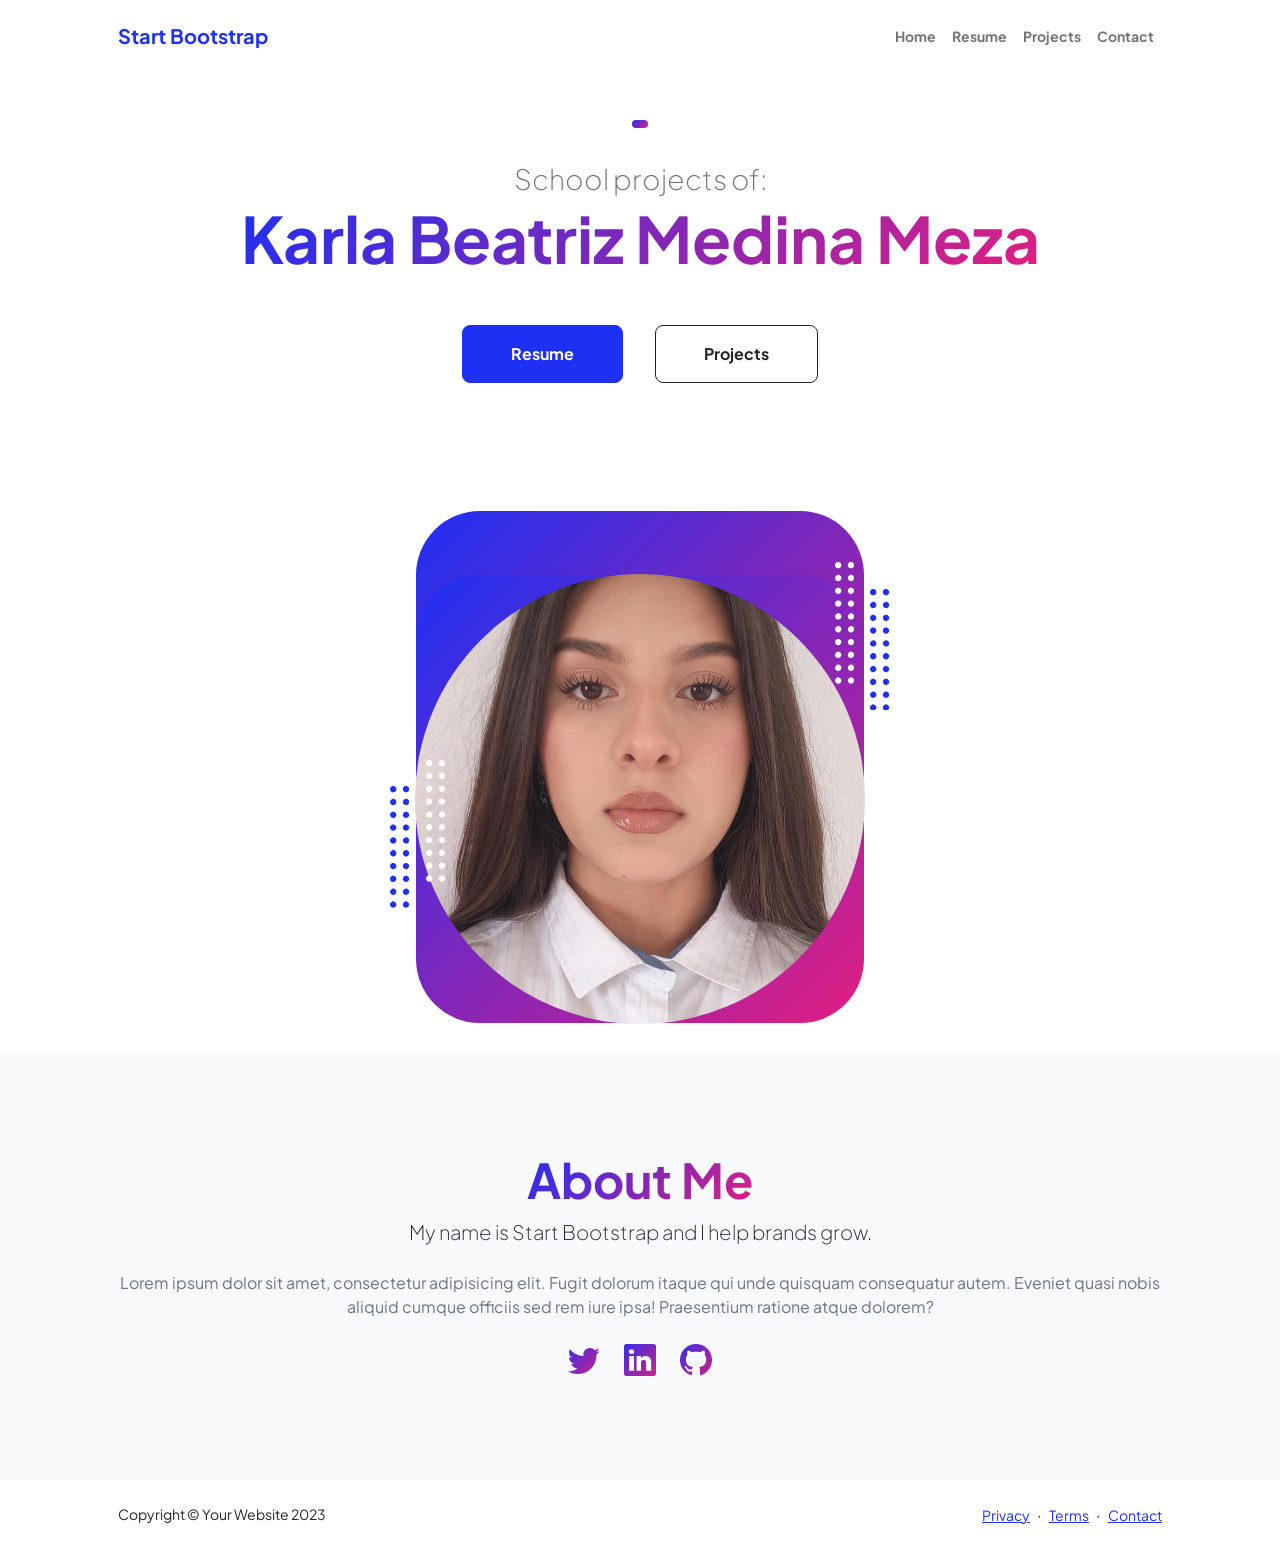
<file: index.html>
<!doctype html>
<html lang="en">
  <head>
    <meta charset="utf-8" />
    <meta
      name="viewport"
      content="width=device-width, initial-scale=1, shrink-to-fit=no"
    />
    <meta name="description" content="" />
    <meta name="author" content="" />
    <title>Personal - Start Bootstrap Theme</title>
    <!-- Favicon-->
    <link rel="icon" type="image/x-icon" href="assets/favicon.ico" />
    <!-- Custom Google font-->
    <link rel="preconnect" href="https://fonts.googleapis.com" />
    <link rel="preconnect" href="https://fonts.gstatic.com" crossorigin />
    <link
      href="https://fonts.googleapis.com/css2?family=Plus+Jakarta+Sans:wght@100;200;300;400;500;600;700;800;900&ampdisplay=swap"
      rel="stylesheet"
    />
    <!-- Bootstrap icons-->
    <link
      href="https://cdn.jsdelivr.net/npm/bootstrap-icons@1.8.1/font/bootstrap-icons.css"
      rel="stylesheet"
    />
    <!-- Core theme CSS (includes Bootstrap)-->
    <link href="css/styles.css" rel="stylesheet" />
  </head>
  <body class="d-flex flex-column h-100">
    <main class="flex-shrink-0">
      <!-- Navigation-->
      <nav class="navbar navbar-expand-lg navbar-light bg-white py-3">
        <div class="container px-5">
          <a class="navbar-brand" href="index.html"
            ><span class="fw-bolder text-primary">Start Bootstrap</span></a
          >
          <button
            class="navbar-toggler"
            type="button"
            data-bs-toggle="collapse"
            data-bs-target="#navbarSupportedContent"
            aria-controls="navbarSupportedContent"
            aria-expanded="false"
            aria-label="Toggle navigation"
          >
            <span class="navbar-toggler-icon"></span>
          </button>
          <div class="collapse navbar-collapse" id="navbarSupportedContent">
            <ul class="navbar-nav ms-auto mb-2 mb-lg-0 small fw-bolder">
              <li class="nav-item">
                <a class="nav-link" href="index.html">Home</a>
              </li>
              <li class="nav-item">
                <a class="nav-link" href="resume.html">Resume</a>
              </li>
              <li class="nav-item">
                <a class="nav-link" href="projects.html">Projects</a>
              </li>
              <li class="nav-item">
                <a class="nav-link" href="contact.html">Contact</a>
              </li>
            </ul>
          </div>
        </div>
      </nav>
      <!-- Header-->
      <header class="py-5">
        <div class="container px-5 pb-5">
          <div class="row gx-5 align-items-center">
            <div class="col-xxl-5">
              <!-- Header text content-->
              <div class="text-center text-xxl-start">
                <div
                  class="badge bg-gradient-primary-to-secondary text-white mb-4"
                >
                  <div class="text-uppercase"></div>
                </div>
                <div class="fs-3 fw-light text-muted">School projects of:</div>
                <h1 class="display-3 fw-bolder mb-5">
                  <span class="text-gradient d-inline"
                    >Karla Beatriz Medina Meza</span
                  >
                </h1>
                <div
                  class="d-grid gap-3 d-sm-flex justify-content-sm-center justify-content-xxl-start mb-3"
                >
                  <a
                    class="btn btn-primary btn-lg px-5 py-3 me-sm-3 fs-6 fw-bolder"
                    href="resume.html"
                    >Resume</a
                  >
                  <a
                    class="btn btn-outline-dark btn-lg px-5 py-3 fs-6 fw-bolder"
                    href="projects.html"
                    >Projects</a
                  >
                </div>
              </div>
            </div>
            <div class="col-xxl-7">
              <!-- Header profile picture-->
              <div class="d-flex justify-content-center mt-5 mt-xxl-0">
                <div class="profile bg-gradient-primary-to-secondary">
                  <!-- TIP: For best results, use a photo with a transparent background like the demo example below-->
                  <!-- Watch a tutorial on how to do this on YouTube (link)-->
                  <div class="profile bg-gradient-primary-to-secondary">
                    <div class="chinchilla"></div>
                  </div>

                  <div class="dots-1">
                    <!-- SVG Dots-->
                    <svg
                      version="1.1"
                      xmlns="http://www.w3.org/2000/svg"
                      xmlns:xlink="http://www.w3.org/1999/xlink"
                      x="0px"
                      y="0px"
                      viewBox="0 0 191.6 1215.4"
                      style="enable-background: new 0 0 191.6 1215.4"
                      xml:space="preserve"
                    >
                      <g
                        transform="translate(0.000000,1280.000000) scale(0.100000,-0.100000)"
                      >
                        <path
                          d="M227.7,12788.6c-105-35-200-141-222-248c-43-206,163-412,369-369c155,32,275,190,260,339c-11,105-90,213-190,262        C383.7,12801.6,289.7,12808.6,227.7,12788.6z"
                        ></path>
                        <path
                          d="M1507.7,12788.6c-151-50-253-216-222-362c25-119,136-230,254-255c194-41,395,142,375,339c-11,105-90,213-190,262        C1663.7,12801.6,1569.7,12808.6,1507.7,12788.6z"
                        ></path>
                        <path
                          d="M227.7,11508.6c-105-35-200-141-222-248c-43-206,163-412,369-369c155,32,275,190,260,339c-11,105-90,213-190,262        C383.7,11521.6,289.7,11528.6,227.7,11508.6z"
                        ></path>
                        <path
                          d="M1507.7,11508.6c-151-50-253-216-222-362c25-119,136-230,254-255c194-41,395,142,375,339c-11,105-90,213-190,262        C1663.7,11521.6,1569.7,11528.6,1507.7,11508.6z"
                        ></path>
                        <path
                          d="M227.7,10228.6c-105-35-200-141-222-248c-43-206,163-412,369-369c155,32,275,190,260,339c-11,105-90,213-190,262        C383.7,10241.6,289.7,10248.6,227.7,10228.6z"
                        ></path>
                        <path
                          d="M1507.7,10228.6c-105-35-200-141-222-248c-43-206,163-412,369-369c155,32,275,190,260,339c-11,105-90,213-190,262        C1663.7,10241.6,1569.7,10248.6,1507.7,10228.6z"
                        ></path>
                        <path
                          d="M227.7,8948.6c-105-35-200-141-222-248c-43-206,163-412,369-369c155,32,275,190,260,339c-11,105-90,213-190,262        C383.7,8961.6,289.7,8968.6,227.7,8948.6z"
                        ></path>
                        <path
                          d="M1507.7,8948.6c-105-35-200-141-222-248c-43-206,163-412,369-369c155,32,275,190,260,339c-11,105-90,213-190,262        C1663.7,8961.6,1569.7,8968.6,1507.7,8948.6z"
                        ></path>
                        <path
                          d="M227.7,7668.6c-105-35-200-141-222-248c-43-206,163-412,369-369c155,32,275,190,260,339c-11,105-90,213-190,262        C383.7,7681.6,289.7,7688.6,227.7,7668.6z"
                        ></path>
                        <path
                          d="M1507.7,7668.6c-105-35-200-141-222-248c-43-206,163-412,369-369c155,32,275,190,260,339c-11,105-90,213-190,262        C1663.7,7681.6,1569.7,7688.6,1507.7,7668.6z"
                        ></path>
                        <path
                          d="M227.7,6388.6c-105-35-200-141-222-248c-43-206,163-412,369-369c155,32,275,190,260,339c-11,105-90,213-190,262        C383.7,6401.6,289.7,6408.6,227.7,6388.6z"
                        ></path>
                        <path
                          d="M1507.7,6388.6c-105-35-200-141-222-248c-43-206,163-412,369-369c155,32,275,190,260,339c-11,105-90,213-190,262        C1663.7,6401.6,1569.7,6408.6,1507.7,6388.6z"
                        ></path>
                        <path
                          d="M227.7,5108.6c-105-35-200-141-222-248c-43-206,163-412,369-369c155,32,275,190,260,339c-11,105-90,213-190,262        C383.7,5121.6,289.7,5128.6,227.7,5108.6z"
                        ></path>
                        <path
                          d="M1507.7,5108.6c-105-35-200-141-222-248c-43-206,163-412,369-369c155,32,275,190,260,339c-11,105-90,213-190,262        C1663.7,5121.6,1569.7,5128.6,1507.7,5108.6z"
                        ></path>
                        <path
                          d="M227.7,3828.6c-105-35-200-141-222-248c-43-206,163-412,369-369c155,32,275,190,260,339c-11,105-90,213-190,262        C383.7,3841.6,289.7,3848.6,227.7,3828.6z"
                        ></path>
                        <path
                          d="M1507.7,3828.6c-105-35-200-141-222-248c-43-206,163-412,369-369c155,32,275,190,260,339c-11,105-90,213-190,262        C1663.7,3841.6,1569.7,3848.6,1507.7,3828.6z"
                        ></path>
                        <path
                          d="M227.7,2548.6c-105-35-200-141-222-248c-43-206,163-412,369-369c155,32,275,190,260,339c-11,105-90,213-190,262        C383.7,2561.6,289.7,2568.6,227.7,2548.6z"
                        ></path>
                        <path
                          d="M1507.7,2548.6c-105-35-200-141-222-248c-43-206,163-412,369-369c155,32,275,190,260,339c-11,105-90,213-190,262        C1663.7,2561.6,1569.7,2568.6,1507.7,2548.6z"
                        ></path>
                        <path
                          d="M227.7,1268.6c-105-35-200-141-222-248c-43-206,163-412,369-369c155,32,275,190,260,339c-11,105-90,213-190,262        C383.7,1281.6,289.7,1288.6,227.7,1268.6z"
                        ></path>
                        <path
                          d="M1507.7,1268.6c-105-35-200-141-222-248c-43-206,163-412,369-369c155,32,275,190,260,339c-11,105-90,213-190,262        C1663.7,1281.6,1569.7,1288.6,1507.7,1268.6z"
                        ></path>
                      </g>
                    </svg>
                    <!-- END of SVG dots-->
                  </div>
                  <div class="dots-2">
                    <!-- SVG Dots-->
                    <svg
                      version="1.1"
                      xmlns="http://www.w3.org/2000/svg"
                      xmlns:xlink="http://www.w3.org/1999/xlink"
                      x="0px"
                      y="0px"
                      viewBox="0 0 191.6 1215.4"
                      style="enable-background: new 0 0 191.6 1215.4"
                      xml:space="preserve"
                    >
                      <g
                        transform="translate(0.000000,1280.000000) scale(0.100000,-0.100000)"
                      >
                        <path
                          d="M227.7,12788.6c-105-35-200-141-222-248c-43-206,163-412,369-369c155,32,275,190,260,339c-11,105-90,213-190,262        C383.7,12801.6,289.7,12808.6,227.7,12788.6z"
                        ></path>
                        <path
                          d="M1507.7,12788.6c-151-50-253-216-222-362c25-119,136-230,254-255c194-41,395,142,375,339c-11,105-90,213-190,262        C1663.7,12801.6,1569.7,12808.6,1507.7,12788.6z"
                        ></path>
                        <path
                          d="M227.7,11508.6c-105-35-200-141-222-248c-43-206,163-412,369-369c155,32,275,190,260,339c-11,105-90,213-190,262        C383.7,11521.6,289.7,11528.6,227.7,11508.6z"
                        ></path>
                        <path
                          d="M1507.7,11508.6c-151-50-253-216-222-362c25-119,136-230,254-255c194-41,395,142,375,339c-11,105-90,213-190,262        C1663.7,11521.6,1569.7,11528.6,1507.7,11508.6z"
                        ></path>
                        <path
                          d="M227.7,10228.6c-105-35-200-141-222-248c-43-206,163-412,369-369c155,32,275,190,260,339c-11,105-90,213-190,262        C383.7,10241.6,289.7,10248.6,227.7,10228.6z"
                        ></path>
                        <path
                          d="M1507.7,10228.6c-105-35-200-141-222-248c-43-206,163-412,369-369c155,32,275,190,260,339c-11,105-90,213-190,262        C1663.7,10241.6,1569.7,10248.6,1507.7,10228.6z"
                        ></path>
                        <path
                          d="M227.7,8948.6c-105-35-200-141-222-248c-43-206,163-412,369-369c155,32,275,190,260,339c-11,105-90,213-190,262        C383.7,8961.6,289.7,8968.6,227.7,8948.6z"
                        ></path>
                        <path
                          d="M1507.7,8948.6c-105-35-200-141-222-248c-43-206,163-412,369-369c155,32,275,190,260,339c-11,105-90,213-190,262        C1663.7,8961.6,1569.7,8968.6,1507.7,8948.6z"
                        ></path>
                        <path
                          d="M227.7,7668.6c-105-35-200-141-222-248c-43-206,163-412,369-369c155,32,275,190,260,339c-11,105-90,213-190,262        C383.7,7681.6,289.7,7688.6,227.7,7668.6z"
                        ></path>
                        <path
                          d="M1507.7,7668.6c-105-35-200-141-222-248c-43-206,163-412,369-369c155,32,275,190,260,339c-11,105-90,213-190,262        C1663.7,7681.6,1569.7,7688.6,1507.7,7668.6z"
                        ></path>
                        <path
                          d="M227.7,6388.6c-105-35-200-141-222-248c-43-206,163-412,369-369c155,32,275,190,260,339c-11,105-90,213-190,262        C383.7,6401.6,289.7,6408.6,227.7,6388.6z"
                        ></path>
                        <path
                          d="M1507.7,6388.6c-105-35-200-141-222-248c-43-206,163-412,369-369c155,32,275,190,260,339c-11,105-90,213-190,262        C1663.7,6401.6,1569.7,6408.6,1507.7,6388.6z"
                        ></path>
                        <path
                          d="M227.7,5108.6c-105-35-200-141-222-248c-43-206,163-412,369-369c155,32,275,190,260,339c-11,105-90,213-190,262        C383.7,5121.6,289.7,5128.6,227.7,5108.6z"
                        ></path>
                        <path
                          d="M1507.7,5108.6c-105-35-200-141-222-248c-43-206,163-412,369-369c155,32,275,190,260,339c-11,105-90,213-190,262        C1663.7,5121.6,1569.7,5128.6,1507.7,5108.6z"
                        ></path>
                        <path
                          d="M227.7,3828.6c-105-35-200-141-222-248c-43-206,163-412,369-369c155,32,275,190,260,339c-11,105-90,213-190,262        C383.7,3841.6,289.7,3848.6,227.7,3828.6z"
                        ></path>
                        <path
                          d="M1507.7,3828.6c-105-35-200-141-222-248c-43-206,163-412,369-369c155,32,275,190,260,339c-11,105-90,213-190,262        C1663.7,3841.6,1569.7,3848.6,1507.7,3828.6z"
                        ></path>
                        <path
                          d="M227.7,2548.6c-105-35-200-141-222-248c-43-206,163-412,369-369c155,32,275,190,260,339c-11,105-90,213-190,262        C383.7,2561.6,289.7,2568.6,227.7,2548.6z"
                        ></path>
                        <path
                          d="M1507.7,2548.6c-105-35-200-141-222-248c-43-206,163-412,369-369c155,32,275,190,260,339c-11,105-90,213-190,262        C1663.7,2561.6,1569.7,2568.6,1507.7,2548.6z"
                        ></path>
                        <path
                          d="M227.7,1268.6c-105-35-200-141-222-248c-43-206,163-412,369-369c155,32,275,190,260,339c-11,105-90,213-190,262        C383.7,1281.6,289.7,1288.6,227.7,1268.6z"
                        ></path>
                        <path
                          d="M1507.7,1268.6c-105-35-200-141-222-248c-43-206,163-412,369-369c155,32,275,190,260,339c-11,105-90,213-190,262        C1663.7,1281.6,1569.7,1288.6,1507.7,1268.6z"
                        ></path>
                      </g>
                    </svg>
                    <!-- END of SVG dots-->
                  </div>
                  <div class="dots-3">
                    <!-- SVG Dots-->
                    <svg
                      version="1.1"
                      xmlns="http://www.w3.org/2000/svg"
                      xmlns:xlink="http://www.w3.org/1999/xlink"
                      x="0px"
                      y="0px"
                      viewBox="0 0 191.6 1215.4"
                      style="enable-background: new 0 0 191.6 1215.4"
                      xml:space="preserve"
                    >
                      <g
                        transform="translate(0.000000,1280.000000) scale(0.100000,-0.100000)"
                      >
                        <path
                          d="M227.7,12788.6c-105-35-200-141-222-248c-43-206,163-412,369-369c155,32,275,190,260,339c-11,105-90,213-190,262        C383.7,12801.6,289.7,12808.6,227.7,12788.6z"
                        ></path>
                        <path
                          d="M1507.7,12788.6c-151-50-253-216-222-362c25-119,136-230,254-255c194-41,395,142,375,339c-11,105-90,213-190,262        C1663.7,12801.6,1569.7,12808.6,1507.7,12788.6z"
                        ></path>
                        <path
                          d="M227.7,11508.6c-105-35-200-141-222-248c-43-206,163-412,369-369c155,32,275,190,260,339c-11,105-90,213-190,262        C383.7,11521.6,289.7,11528.6,227.7,11508.6z"
                        ></path>
                        <path
                          d="M1507.7,11508.6c-151-50-253-216-222-362c25-119,136-230,254-255c194-41,395,142,375,339c-11,105-90,213-190,262        C1663.7,11521.6,1569.7,11528.6,1507.7,11508.6z"
                        ></path>
                        <path
                          d="M227.7,10228.6c-105-35-200-141-222-248c-43-206,163-412,369-369c155,32,275,190,260,339c-11,105-90,213-190,262        C383.7,10241.6,289.7,10248.6,227.7,10228.6z"
                        ></path>
                        <path
                          d="M1507.7,10228.6c-105-35-200-141-222-248c-43-206,163-412,369-369c155,32,275,190,260,339c-11,105-90,213-190,262        C1663.7,10241.6,1569.7,10248.6,1507.7,10228.6z"
                        ></path>
                        <path
                          d="M227.7,8948.6c-105-35-200-141-222-248c-43-206,163-412,369-369c155,32,275,190,260,339c-11,105-90,213-190,262        C383.7,8961.6,289.7,8968.6,227.7,8948.6z"
                        ></path>
                        <path
                          d="M1507.7,8948.6c-105-35-200-141-222-248c-43-206,163-412,369-369c155,32,275,190,260,339c-11,105-90,213-190,262        C1663.7,8961.6,1569.7,8968.6,1507.7,8948.6z"
                        ></path>
                        <path
                          d="M227.7,7668.6c-105-35-200-141-222-248c-43-206,163-412,369-369c155,32,275,190,260,339c-11,105-90,213-190,262        C383.7,7681.6,289.7,7688.6,227.7,7668.6z"
                        ></path>
                        <path
                          d="M1507.7,7668.6c-105-35-200-141-222-248c-43-206,163-412,369-369c155,32,275,190,260,339c-11,105-90,213-190,262        C1663.7,7681.6,1569.7,7688.6,1507.7,7668.6z"
                        ></path>
                        <path
                          d="M227.7,6388.6c-105-35-200-141-222-248c-43-206,163-412,369-369c155,32,275,190,260,339c-11,105-90,213-190,262        C383.7,6401.6,289.7,6408.6,227.7,6388.6z"
                        ></path>
                        <path
                          d="M1507.7,6388.6c-105-35-200-141-222-248c-43-206,163-412,369-369c155,32,275,190,260,339c-11,105-90,213-190,262        C1663.7,6401.6,1569.7,6408.6,1507.7,6388.6z"
                        ></path>
                        <path
                          d="M227.7,5108.6c-105-35-200-141-222-248c-43-206,163-412,369-369c155,32,275,190,260,339c-11,105-90,213-190,262        C383.7,5121.6,289.7,5128.6,227.7,5108.6z"
                        ></path>
                        <path
                          d="M1507.7,5108.6c-105-35-200-141-222-248c-43-206,163-412,369-369c155,32,275,190,260,339c-11,105-90,213-190,262        C1663.7,5121.6,1569.7,5128.6,1507.7,5108.6z"
                        ></path>
                        <path
                          d="M227.7,3828.6c-105-35-200-141-222-248c-43-206,163-412,369-369c155,32,275,190,260,339c-11,105-90,213-190,262        C383.7,3841.6,289.7,3848.6,227.7,3828.6z"
                        ></path>
                        <path
                          d="M1507.7,3828.6c-105-35-200-141-222-248c-43-206,163-412,369-369c155,32,275,190,260,339c-11,105-90,213-190,262        C1663.7,3841.6,1569.7,3848.6,1507.7,3828.6z"
                        ></path>
                        <path
                          d="M227.7,2548.6c-105-35-200-141-222-248c-43-206,163-412,369-369c155,32,275,190,260,339c-11,105-90,213-190,262        C383.7,2561.6,289.7,2568.6,227.7,2548.6z"
                        ></path>
                        <path
                          d="M1507.7,2548.6c-105-35-200-141-222-248c-43-206,163-412,369-369c155,32,275,190,260,339c-11,105-90,213-190,262        C1663.7,2561.6,1569.7,2568.6,1507.7,2548.6z"
                        ></path>
                        <path
                          d="M227.7,1268.6c-105-35-200-141-222-248c-43-206,163-412,369-369c155,32,275,190,260,339c-11,105-90,213-190,262        C383.7,1281.6,289.7,1288.6,227.7,1268.6z"
                        ></path>
                        <path
                          d="M1507.7,1268.6c-105-35-200-141-222-248c-43-206,163-412,369-369c155,32,275,190,260,339c-11,105-90,213-190,262        C1663.7,1281.6,1569.7,1288.6,1507.7,1268.6z"
                        ></path>
                      </g>
                    </svg>
                    <!-- END of SVG dots-->
                  </div>
                  <div class="dots-4">
                    <!-- SVG Dots-->
                    <svg
                      version="1.1"
                      xmlns="http://www.w3.org/2000/svg"
                      xmlns:xlink="http://www.w3.org/1999/xlink"
                      x="0px"
                      y="0px"
                      viewBox="0 0 191.6 1215.4"
                      style="enable-background: new 0 0 191.6 1215.4"
                      xml:space="preserve"
                    >
                      <g
                        transform="translate(0.000000,1280.000000) scale(0.100000,-0.100000)"
                      >
                        <path
                          d="M227.7,12788.6c-105-35-200-141-222-248c-43-206,163-412,369-369c155,32,275,190,260,339c-11,105-90,213-190,262        C383.7,12801.6,289.7,12808.6,227.7,12788.6z"
                        ></path>
                        <path
                          d="M1507.7,12788.6c-151-50-253-216-222-362c25-119,136-230,254-255c194-41,395,142,375,339c-11,105-90,213-190,262        C1663.7,12801.6,1569.7,12808.6,1507.7,12788.6z"
                        ></path>
                        <path
                          d="M227.7,11508.6c-105-35-200-141-222-248c-43-206,163-412,369-369c155,32,275,190,260,339c-11,105-90,213-190,262        C383.7,11521.6,289.7,11528.6,227.7,11508.6z"
                        ></path>
                        <path
                          d="M1507.7,11508.6c-151-50-253-216-222-362c25-119,136-230,254-255c194-41,395,142,375,339c-11,105-90,213-190,262        C1663.7,11521.6,1569.7,11528.6,1507.7,11508.6z"
                        ></path>
                        <path
                          d="M227.7,10228.6c-105-35-200-141-222-248c-43-206,163-412,369-369c155,32,275,190,260,339c-11,105-90,213-190,262        C383.7,10241.6,289.7,10248.6,227.7,10228.6z"
                        ></path>
                        <path
                          d="M1507.7,10228.6c-105-35-200-141-222-248c-43-206,163-412,369-369c155,32,275,190,260,339c-11,105-90,213-190,262        C1663.7,10241.6,1569.7,10248.6,1507.7,10228.6z"
                        ></path>
                        <path
                          d="M227.7,8948.6c-105-35-200-141-222-248c-43-206,163-412,369-369c155,32,275,190,260,339c-11,105-90,213-190,262        C383.7,8961.6,289.7,8968.6,227.7,8948.6z"
                        ></path>
                        <path
                          d="M1507.7,8948.6c-105-35-200-141-222-248c-43-206,163-412,369-369c155,32,275,190,260,339c-11,105-90,213-190,262        C1663.7,8961.6,1569.7,8968.6,1507.7,8948.6z"
                        ></path>
                        <path
                          d="M227.7,7668.6c-105-35-200-141-222-248c-43-206,163-412,369-369c155,32,275,190,260,339c-11,105-90,213-190,262        C383.7,7681.6,289.7,7688.6,227.7,7668.6z"
                        ></path>
                        <path
                          d="M1507.7,7668.6c-105-35-200-141-222-248c-43-206,163-412,369-369c155,32,275,190,260,339c-11,105-90,213-190,262        C1663.7,7681.6,1569.7,7688.6,1507.7,7668.6z"
                        ></path>
                        <path
                          d="M227.7,6388.6c-105-35-200-141-222-248c-43-206,163-412,369-369c155,32,275,190,260,339c-11,105-90,213-190,262        C383.7,6401.6,289.7,6408.6,227.7,6388.6z"
                        ></path>
                        <path
                          d="M1507.7,6388.6c-105-35-200-141-222-248c-43-206,163-412,369-369c155,32,275,190,260,339c-11,105-90,213-190,262        C1663.7,6401.6,1569.7,6408.6,1507.7,6388.6z"
                        ></path>
                        <path
                          d="M227.7,5108.6c-105-35-200-141-222-248c-43-206,163-412,369-369c155,32,275,190,260,339c-11,105-90,213-190,262        C383.7,5121.6,289.7,5128.6,227.7,5108.6z"
                        ></path>
                        <path
                          d="M1507.7,5108.6c-105-35-200-141-222-248c-43-206,163-412,369-369c155,32,275,190,260,339c-11,105-90,213-190,262        C1663.7,5121.6,1569.7,5128.6,1507.7,5108.6z"
                        ></path>
                        <path
                          d="M227.7,3828.6c-105-35-200-141-222-248c-43-206,163-412,369-369c155,32,275,190,260,339c-11,105-90,213-190,262        C383.7,3841.6,289.7,3848.6,227.7,3828.6z"
                        ></path>
                        <path
                          d="M1507.7,3828.6c-105-35-200-141-222-248c-43-206,163-412,369-369c155,32,275,190,260,339c-11,105-90,213-190,262        C1663.7,3841.6,1569.7,3848.6,1507.7,3828.6z"
                        ></path>
                        <path
                          d="M227.7,2548.6c-105-35-200-141-222-248c-43-206,163-412,369-369c155,32,275,190,260,339c-11,105-90,213-190,262        C383.7,2561.6,289.7,2568.6,227.7,2548.6z"
                        ></path>
                        <path
                          d="M1507.7,2548.6c-105-35-200-141-222-248c-43-206,163-412,369-369c155,32,275,190,260,339c-11,105-90,213-190,262        C1663.7,2561.6,1569.7,2568.6,1507.7,2548.6z"
                        ></path>
                        <path
                          d="M227.7,1268.6c-105-35-200-141-222-248c-43-206,163-412,369-369c155,32,275,190,260,339c-11,105-90,213-190,262        C383.7,1281.6,289.7,1288.6,227.7,1268.6z"
                        ></path>
                        <path
                          d="M1507.7,1268.6c-105-35-200-141-222-248c-43-206,163-412,369-369c155,32,275,190,260,339c-11,105-90,213-190,262        C1663.7,1281.6,1569.7,1288.6,1507.7,1268.6z"
                        ></path>
                      </g>
                    </svg>
                    <!-- END of SVG dots-->
                  </div>
                </div>
              </div>
            </div>
          </div>
        </div>
      </header>
      <!-- About Section-->
      <section class="bg-light py-5">
        <div class="container px-5">
          <div class="row gx-5 justify-content-center">
            <div class="col-xxl-8">
              <div class="text-center my-5">
                <h2 class="display-5 fw-bolder">
                  <span class="text-gradient d-inline">About Me</span>
                </h2>
                <p class="lead fw-light mb-4">
                  My name is Start Bootstrap and I help brands grow.
                </p>
                <p class="text-muted">
                  Lorem ipsum dolor sit amet, consectetur adipisicing elit.
                  Fugit dolorum itaque qui unde quisquam consequatur autem.
                  Eveniet quasi nobis aliquid cumque officiis sed rem iure ipsa!
                  Praesentium ratione atque dolorem?
                </p>
                <div class="d-flex justify-content-center fs-2 gap-4">
                  <a class="text-gradient" href="#!"
                    ><i class="bi bi-twitter"></i
                  ></a>
                  <a class="text-gradient" href="#!"
                    ><i class="bi bi-linkedin"></i
                  ></a>
                  <a class="text-gradient" href="#!"
                    ><i class="bi bi-github"></i
                  ></a>
                </div>
              </div>
            </div>
          </div>
        </div>
      </section>
    </main>
    <!-- Footer-->
    <footer class="bg-white py-4 mt-auto">
      <div class="container px-5">
        <div
          class="row align-items-center justify-content-between flex-column flex-sm-row"
        >
          <div class="col-auto">
            <div class="small m-0">Copyright &copy Your Website 2023</div>
          </div>
          <div class="col-auto">
            <a class="small" href="#!">Privacy</a>
            <span class="mx-1">&middot</span>
            <a class="small" href="#!">Terms</a>
            <span class="mx-1">&middot</span>
            <a class="small" href="#!">Contact</a>
          </div>
        </div>
      </div>
    </footer>
    <!-- Bootstrap core JS-->
    <script src="https://cdn.jsdelivr.net/npm/bootstrap@5.2.3/dist/js/bootstrap.bundle.min.js"></script>
    <!-- Core theme JS-->
    <script src="js/scripts.js"></script>
  </body>
</html>
</file>
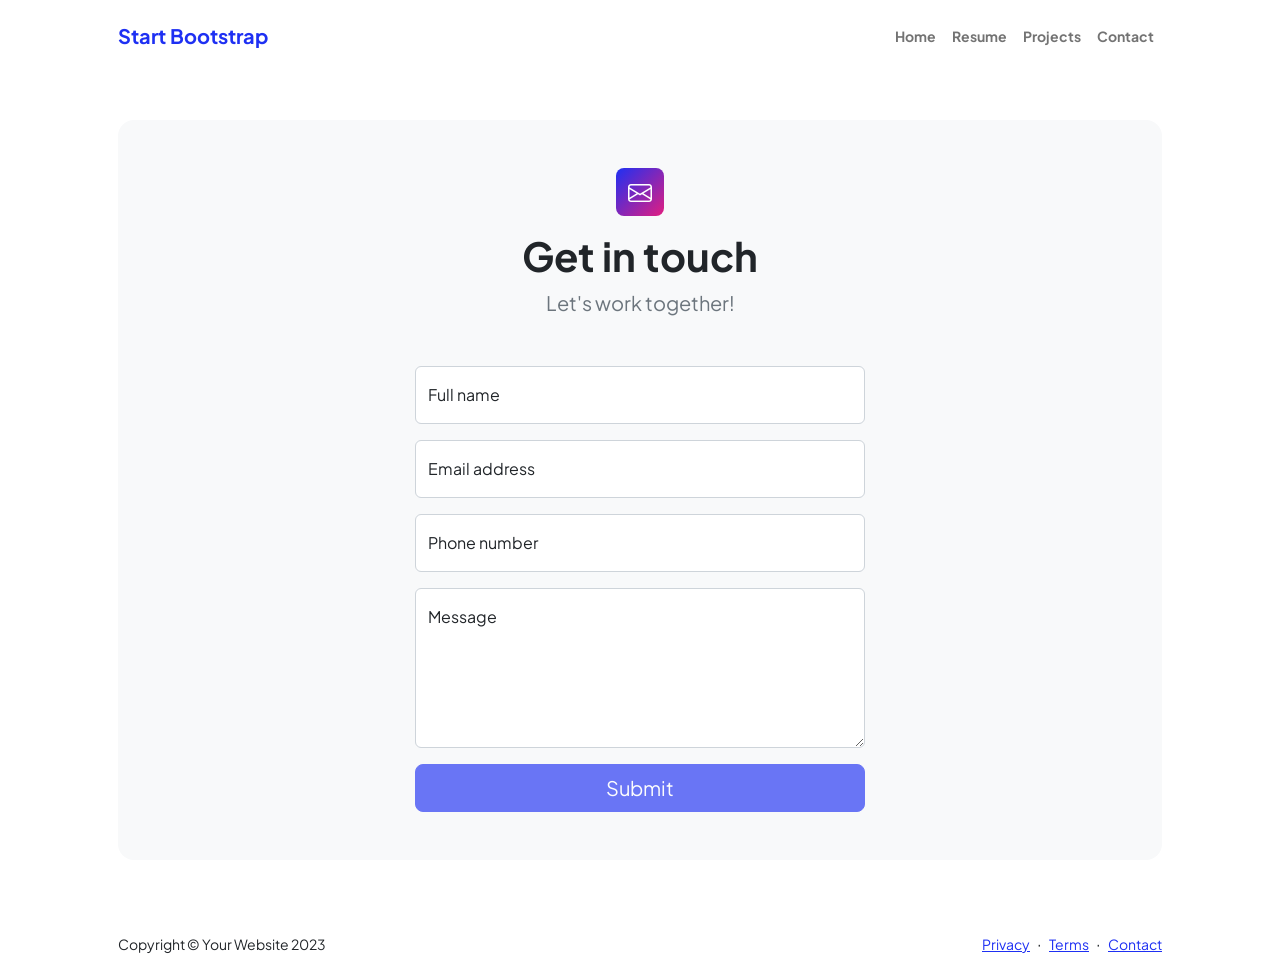
<file: contact.html>
<!doctype html>
<html lang="en">
  <head>
    <meta charset="utf-8" />
    <meta
      name="viewport"
      content="width=device-width, initial-scale=1, shrink-to-fit=no"
    />
    <meta name="description" content />
    <meta name="author" content />
    <title>Modern Business - Start Bootstrap Template</title>
    <!-- Favicon-->
    <link rel="icon" type="image/x-icon" href="assets/favicon.ico" />
    <!-- Custom Google font-->
    <link rel="preconnect" href="https://fonts.googleapis.com" />
    <link rel="preconnect" href="https://fonts.gstatic.com" crossorigin />
    <link
      href="https://fonts.googleapis.com/css2?family=Plus+Jakarta+Sans:wght@100;200;300;400;500;600;700;800;900&amp;display=swap"
      rel="stylesheet"
    />
    <!-- Bootstrap icons-->
    <link
      href="https://cdn.jsdelivr.net/npm/bootstrap-icons@1.8.1/font/bootstrap-icons.css"
      rel="stylesheet"
    />
    <!-- Core theme CSS (includes Bootstrap)-->
    <link href="css/styles.css" rel="stylesheet" />
  </head>
  <body class="d-flex flex-column">
    <main class="flex-shrink-0">
      <!-- Navigation-->
      <nav class="navbar navbar-expand-lg navbar-light bg-white py-3">
        <div class="container px-5">
          <a class="navbar-brand" href="index.html"
            ><span class="fw-bolder text-primary">Start Bootstrap</span></a
          >
          <button
            class="navbar-toggler"
            type="button"
            data-bs-toggle="collapse"
            data-bs-target="#navbarSupportedContent"
            aria-controls="navbarSupportedContent"
            aria-expanded="false"
            aria-label="Toggle navigation"
          >
            <span class="navbar-toggler-icon"></span>
          </button>
          <div class="collapse navbar-collapse" id="navbarSupportedContent">
            <ul class="navbar-nav ms-auto mb-2 mb-lg-0 small fw-bolder">
              <li class="nav-item">
                <a class="nav-link" href="index.html">Home</a>
              </li>
              <li class="nav-item">
                <a class="nav-link" href="resume.html">Resume</a>
              </li>
              <li class="nav-item">
                <a class="nav-link" href="projects.html">Projects</a>
              </li>
              <li class="nav-item">
                <a class="nav-link" href="contact.html">Contact</a>
              </li>
            </ul>
          </div>
        </div>
      </nav>
      <!-- Page content-->
      <section class="py-5">
        <div class="container px-5">
          <!-- Contact form-->
          <div class="bg-light rounded-4 py-5 px-4 px-md-5">
            <div class="text-center mb-5">
              <div
                class="feature bg-primary bg-gradient-primary-to-secondary text-white rounded-3 mb-3"
              >
                <i class="bi bi-envelope"></i>
              </div>
              <h1 class="fw-bolder">Get in touch</h1>
              <p class="lead fw-normal text-muted mb-0">Let's work together!</p>
            </div>
            <div class="row gx-5 justify-content-center">
              <div class="col-lg-8 col-xl-6">
                <!-- * * * * * * * * * * * * * * *-->
                <!-- * * SB Forms Contact Form * *-->
                <!-- * * * * * * * * * * * * * * *-->
                <!-- This form is pre-integrated with SB Forms.-->
                <!-- To make this form functional, sign up at-->
                <!-- https://startbootstrap.com/solution/contact-forms-->
                <!-- to get an API token!-->
                <form id="contactForm" data-sb-form-api-token="API_TOKEN">
                  <!-- Name input-->
                  <div class="form-floating mb-3">
                    <input
                      class="form-control"
                      id="name"
                      type="text"
                      placeholder="Enter your name..."
                      data-sb-validations="required"
                    />
                    <label for="name">Full name</label>
                    <div
                      class="invalid-feedback"
                      data-sb-feedback="name:required"
                    >
                      A name is required.
                    </div>
                  </div>
                  <!-- Email address input-->
                  <div class="form-floating mb-3">
                    <input
                      class="form-control"
                      id="email"
                      type="email"
                      placeholder="name@example.com"
                      data-sb-validations="required,email"
                    />
                    <label for="email">Email address</label>
                    <div
                      class="invalid-feedback"
                      data-sb-feedback="email:required"
                    >
                      An email is required.
                    </div>
                    <div
                      class="invalid-feedback"
                      data-sb-feedback="email:email"
                    >
                      Email is not valid.
                    </div>
                  </div>
                  <!-- Phone number input-->
                  <div class="form-floating mb-3">
                    <input
                      class="form-control"
                      id="phone"
                      type="tel"
                      placeholder="(123) 456-7890"
                      data-sb-validations="required"
                    />
                    <label for="phone">Phone number</label>
                    <div
                      class="invalid-feedback"
                      data-sb-feedback="phone:required"
                    >
                      A phone number is required.
                    </div>
                  </div>
                  <!-- Message input-->
                  <div class="form-floating mb-3">
                    <textarea
                      class="form-control"
                      id="message"
                      type="text"
                      placeholder="Enter your message here..."
                      style="height: 10rem"
                      data-sb-validations="required"
                    ></textarea>
                    <label for="message">Message</label>
                    <div
                      class="invalid-feedback"
                      data-sb-feedback="message:required"
                    >
                      A message is required.
                    </div>
                  </div>
                  <!-- Submit success message-->
                  <!---->
                  <!-- This is what your users will see when the form-->
                  <!-- has successfully submitted-->
                  <div class="d-none" id="submitSuccessMessage">
                    <div class="text-center mb-3">
                      <div class="fw-bolder">Form submission successful!</div>
                      To activate this form, sign up at
                      <br />
                      <a
                        href="https://startbootstrap.com/solution/contact-forms"
                        >https://startbootstrap.com/solution/contact-forms</a
                      >
                    </div>
                  </div>
                  <!-- Submit error message-->
                  <!---->
                  <!-- This is what your users will see when there is-->
                  <!-- an error submitting the form-->
                  <div class="d-none" id="submitErrorMessage">
                    <div class="text-center text-danger mb-3">
                      Error sending message!
                    </div>
                  </div>
                  <!-- Submit Button-->
                  <div class="d-grid">
                    <button
                      class="btn btn-primary btn-lg disabled"
                      id="submitButton"
                      type="submit"
                    >
                      Submit
                    </button>
                  </div>
                </form>
              </div>
            </div>
          </div>
        </div>
      </section>
    </main>
    <!-- Footer-->
    <footer class="bg-white py-4 mt-auto">
      <div class="container px-5">
        <div
          class="row align-items-center justify-content-between flex-column flex-sm-row"
        >
          <div class="col-auto">
            <div class="small m-0">Copyright &copy; Your Website 2023</div>
          </div>
          <div class="col-auto">
            <a class="small" href="#!">Privacy</a>
            <span class="mx-1">&middot;</span>
            <a class="small" href="#!">Terms</a>
            <span class="mx-1">&middot;</span>
            <a class="small" href="#!">Contact</a>
          </div>
        </div>
      </div>
    </footer>
    <!-- Bootstrap core JS-->
    <script src="https://cdn.jsdelivr.net/npm/bootstrap@5.2.3/dist/js/bootstrap.bundle.min.js"></script>
    <!-- Core theme JS-->
    <script src="js/scripts.js"></script>
    <!-- * * * * * * * * * * * * * * * * * * * * * * * * * * * * * * * * * * * * * * * *-->
    <!-- * *                               SB Forms JS                               * *-->
    <!-- * * Activate your form at https://startbootstrap.com/solution/contact-forms * *-->
    <!-- * * * * * * * * * * * * * * * * * * * * * * * * * * * * * * * * * * * * * * * *-->
    <script src="https://cdn.startbootstrap.com/sb-forms-latest.js"></script>
  </body>
</html>
</file>
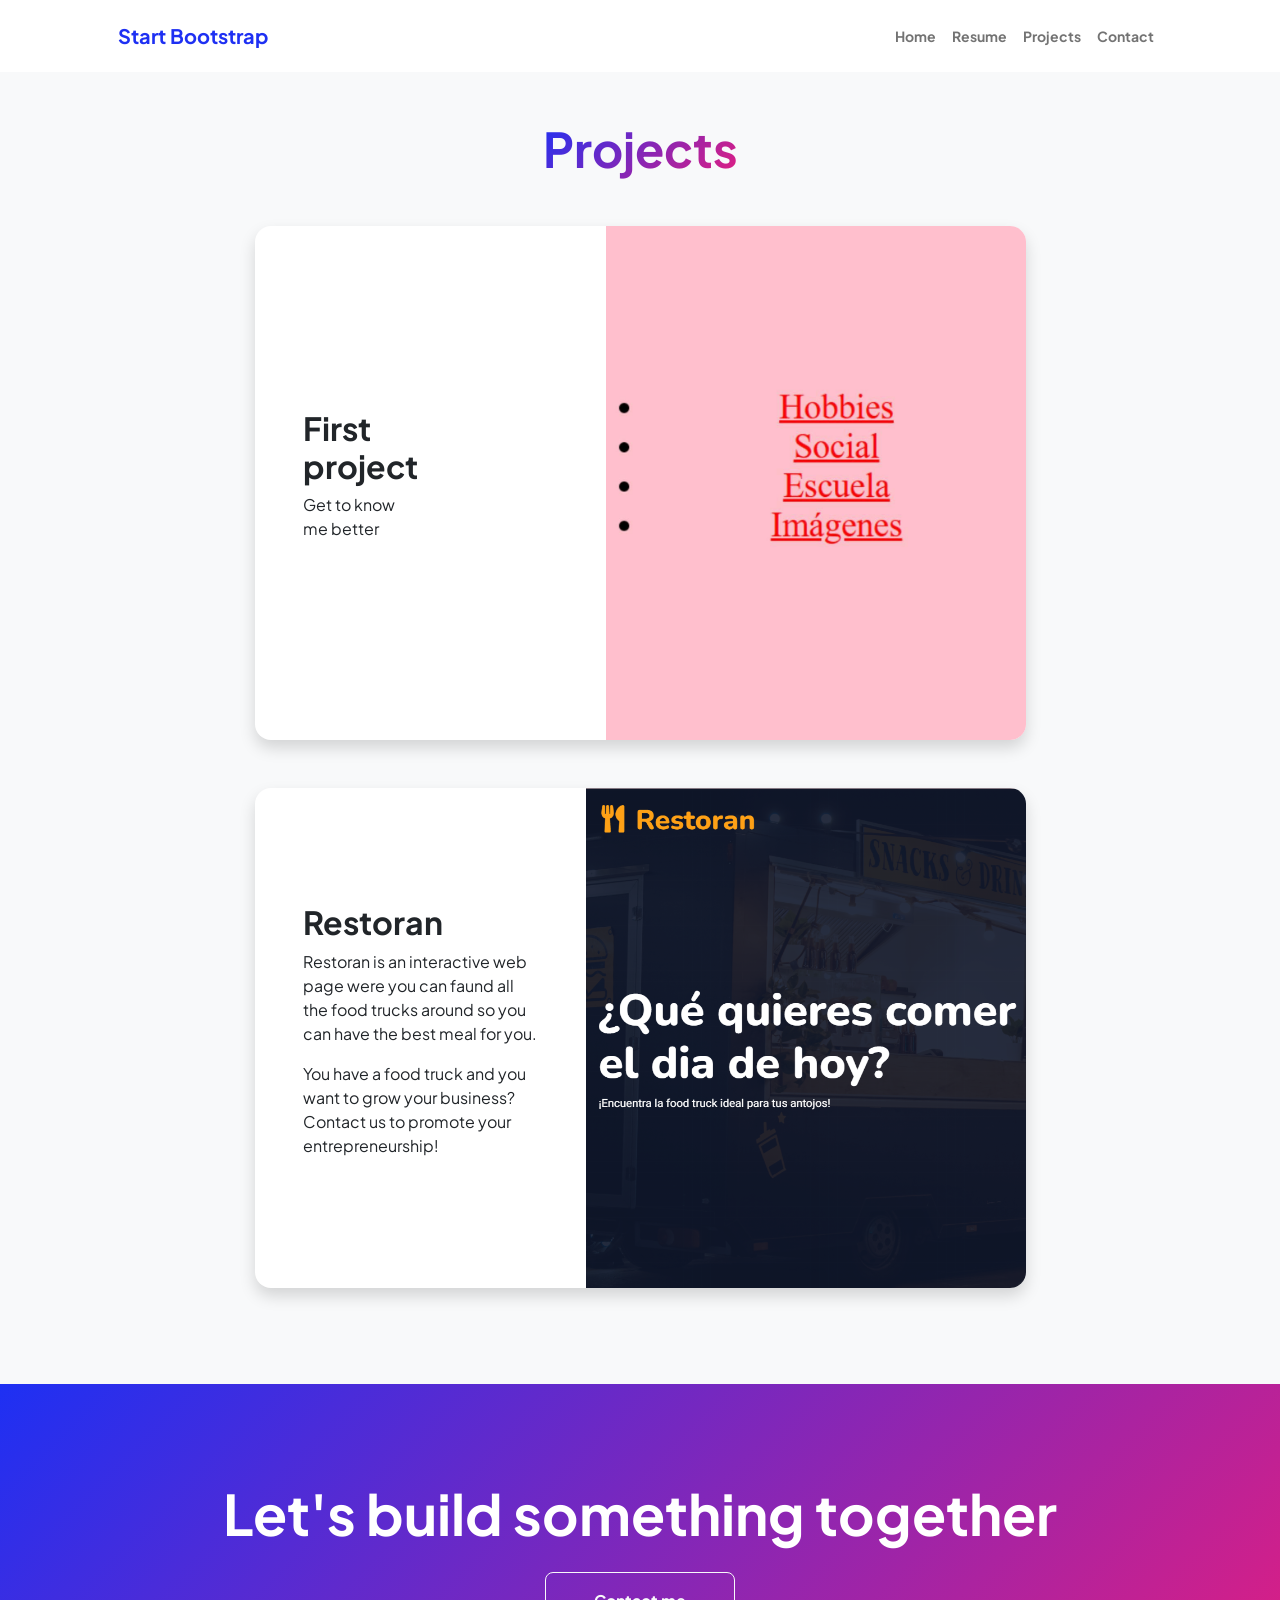
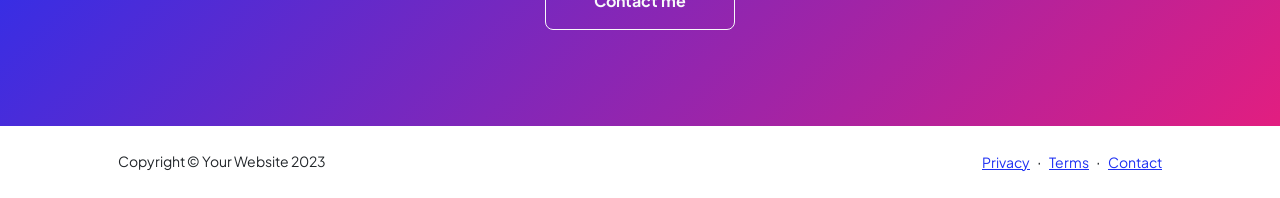
<file: projects.html>
<!doctype html>
<html lang="en">
  <head>
    <meta charset="utf-8" />
    <meta
      name="viewport"
      content="width=device-width, initial-scale=1, shrink-to-fit=no"
    />
    <meta name="description" content="" />
    <meta name="author" content="" />
    <title>Modern Business - Start Bootstrap Template</title>
    <!-- Favicon-->
    <link rel="icon" type="image/x-icon" href="assets/favicon.ico" />
    <!-- Custom Google font-->
    <link rel="preconnect" href="https://fonts.googleapis.com" />
    <link rel="preconnect" href="https://fonts.gstatic.com" crossorigin />
    <link
      href="https://fonts.googleapis.com/css2?family=Plus+Jakarta+Sans:wght@100;200;300;400;500;600;700;800;900&amp;display=swap"
      rel="stylesheet"
    />
    <!-- Bootstrap icons-->
    <link
      href="https://cdn.jsdelivr.net/npm/bootstrap-icons@1.8.1/font/bootstrap-icons.css"
      rel="stylesheet"
    />
    <!-- Core theme CSS (includes Bootstrap)-->
    <link href="css/styles.css" rel="stylesheet" />
  </head>
  <body class="d-flex flex-column h-100 bg-light">
    <main class="flex-shrink-0">
      <!-- Navigation-->
      <nav class="navbar navbar-expand-lg navbar-light bg-white py-3">
        <div class="container px-5">
          <a class="navbar-brand" href="index.html"
            ><span class="fw-bolder text-primary">Start Bootstrap</span></a
          >
          <button
            class="navbar-toggler"
            type="button"
            data-bs-toggle="collapse"
            data-bs-target="#navbarSupportedContent"
            aria-controls="navbarSupportedContent"
            aria-expanded="false"
            aria-label="Toggle navigation"
          >
            <span class="navbar-toggler-icon"></span>
          </button>
          <div class="collapse navbar-collapse" id="navbarSupportedContent">
            <ul class="navbar-nav ms-auto mb-2 mb-lg-0 small fw-bolder">
              <li class="nav-item">
                <a class="nav-link" href="index.html">Home</a>
              </li>
              <li class="nav-item">
                <a class="nav-link" href="resume.html">Resume</a>
              </li>
              <li class="nav-item">
                <a class="nav-link" href="projects.html">Projects</a>
              </li>
              <li class="nav-item">
                <a class="nav-link" href="contact.html">Contact</a>
              </li>
            </ul>
          </div>
        </div>
      </nav>
      <!-- Projects Section-->
      <section class="py-5">
        <div class="container px-5 mb-5">
          <div class="text-center mb-5">
            <h1 class="display-5 fw-bolder mb-0">
              <span class="text-gradient d-inline">Projects</span>
            </h1>
          </div>
          <div class="row gx-5 justify-content-center">
            <div class="col-lg-11 col-xl-9 col-xxl-8">
              <!-- Project Card 1-->
              <div class="card overflow-hidden shadow rounded-4 border-0 mb-5">
                <div class="card-body p-0">
                  <div class="d-flex align-items-center">
                    <div class="p-5">
                      <h2 class="fw-bolder">First project</h2>
                      <p>Get to know me better</p>
                    </div>
                    <a
                      href="https://st24030143-arch.github.io/Tarea/"
                      target="_blank"
                    >
                      <img
                        class="img-fluid"
                        src="assets/img 2.jpeg"
                        alt="Proyecto 1"
                      />
                    </a>
                  </div>
                </div>
              </div>
              <!-- Project Card 2-->
              <div class="card overflow-hidden shadow rounded-4 border-0">
                <div class="card-body p-0">
                  <div class="d-flex align-items-center">
                    <div class="p-5">
                      <h2 class="fw-bolder">Restoran</h2>
                      <p>
                        Restoran is an interactive web page were you can faund
                        all the food trucks around so you can have the best meal
                        for you.
                      </p>
                      <p>
                        You have a food truck and you want to grow your
                        business? Contact us to promote your entrepreneurship!
                      </p>
                    </div>
                    <a
                      href="https://st24030143-arch.github.io/restoran3/"
                      target="_blank"
                    >
                      <img
                        class="imgagenderestoran"
                        src="assets/Captura de pantalla 2026-04-18 184627.png"
                        alt="restoran"
                    /></a>
                  </div>
                </div>
              </div>
            </div>
          </div>
        </div>
      </section>
      <!-- Call to action section-->
      <section class="py-5 bg-gradient-primary-to-secondary text-white">
        <div class="container px-5 my-5">
          <div class="text-center">
            <h2 class="display-4 fw-bolder mb-4">
              Let's build something together
            </h2>
            <a
              class="btn btn-outline-light btn-lg px-5 py-3 fs-6 fw-bolder"
              href="contact.html"
              >Contact me</a
            >
          </div>
        </div>
      </section>
    </main>
    <!-- Footer-->
    <footer class="bg-white py-4 mt-auto">
      <div class="container px-5">
        <div
          class="row align-items-center justify-content-between flex-column flex-sm-row"
        >
          <div class="col-auto">
            <div class="small m-0">Copyright &copy; Your Website 2023</div>
          </div>
          <div class="col-auto">
            <a class="small" href="#!">Privacy</a>
            <span class="mx-1">&middot;</span>
            <a class="small" href="#!">Terms</a>
            <span class="mx-1">&middot;</span>
            <a class="small" href="#!">Contact</a>
          </div>
        </div>
      </div>
    </footer>
    <!-- Bootstrap core JS-->
    <script src="https://cdn.jsdelivr.net/npm/bootstrap@5.2.3/dist/js/bootstrap.bundle.min.js"></script>
    <!-- Core theme JS-->
    <script src="js/scripts.js"></script>
  </body>
</html>
</file>
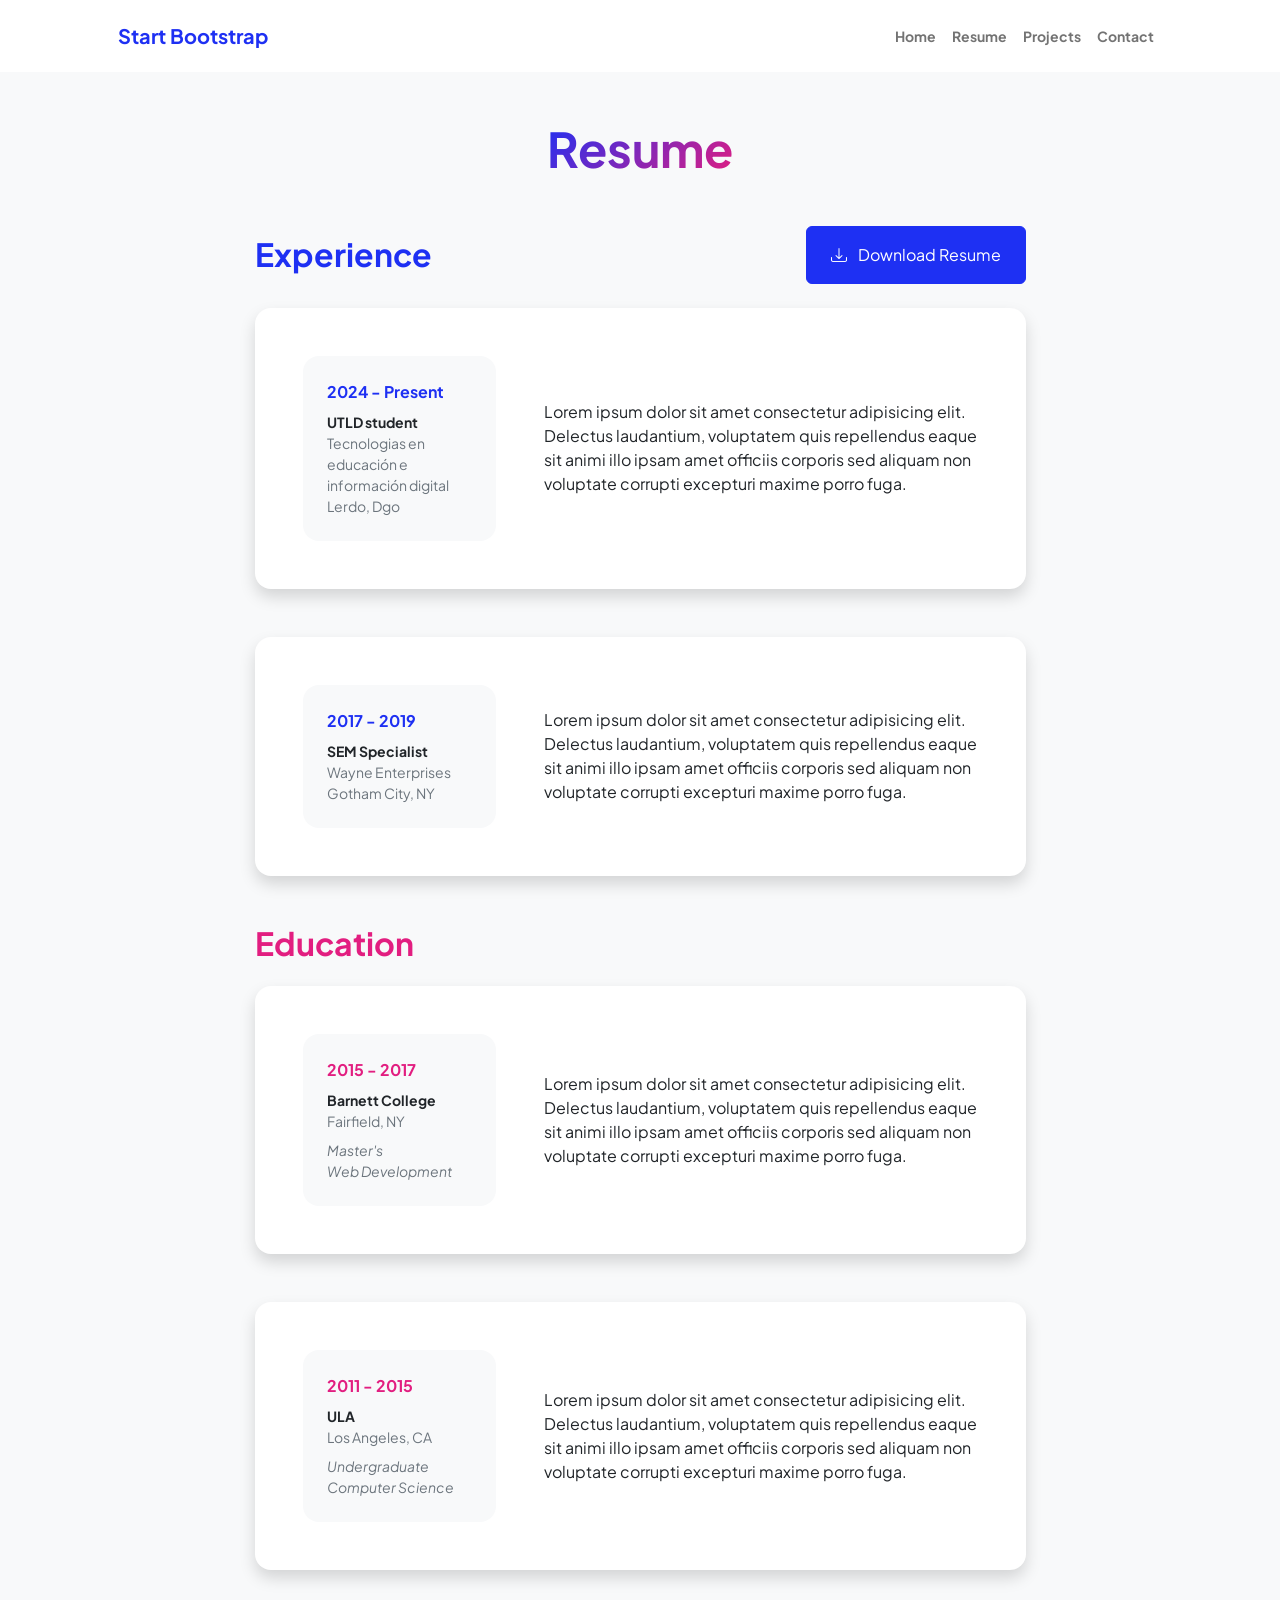
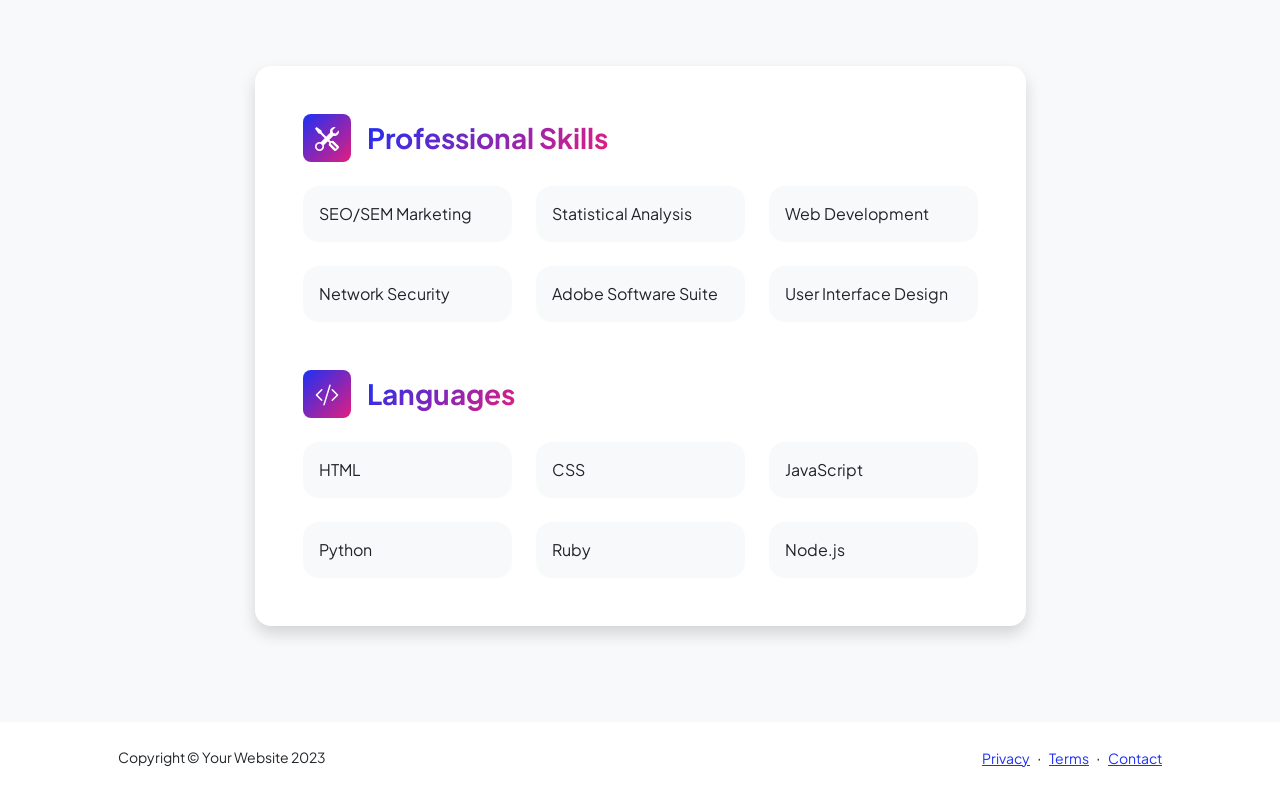
<file: resume.html>
<!doctype html>
<html lang="en">
  <head>
    <meta charset="utf-8" />
    <meta
      name="viewport"
      content="width=device-width, initial-scale=1, shrink-to-fit=no"
    />
    <meta name="description" content="" />
    <meta name="author" content="" />
    <title>Personal - Start Bootstrap Template</title>
    <!-- Favicon-->
    <link rel="icon" type="image/x-icon" href="assets/favicon.ico" />
    <!-- Custom Google font-->
    <link rel="preconnect" href="https://fonts.googleapis.com" />
    <link rel="preconnect" href="https://fonts.gstatic.com" crossorigin />
    <link
      href="https://fonts.googleapis.com/css2?family=Plus+Jakarta+Sans:wght@100;200;300;400;500;600;700;800;900&amp;display=swap"
      rel="stylesheet"
    />
    <!-- Bootstrap icons-->
    <link
      href="https://cdn.jsdelivr.net/npm/bootstrap-icons@1.8.1/font/bootstrap-icons.css"
      rel="stylesheet"
    />
    <!-- Core theme CSS (includes Bootstrap)-->
    <link href="css/styles.css" rel="stylesheet" />
  </head>
  <body class="d-flex flex-column h-100 bg-light">
    <main class="flex-shrink-0">
      <!-- Navigation-->
      <nav class="navbar navbar-expand-lg navbar-light bg-white py-3">
        <div class="container px-5">
          <a class="navbar-brand" href="index.html"
            ><span class="fw-bolder text-primary">Start Bootstrap</span></a
          >
          <button
            class="navbar-toggler"
            type="button"
            data-bs-toggle="collapse"
            data-bs-target="#navbarSupportedContent"
            aria-controls="navbarSupportedContent"
            aria-expanded="false"
            aria-label="Toggle navigation"
          >
            <span class="navbar-toggler-icon"></span>
          </button>
          <div class="collapse navbar-collapse" id="navbarSupportedContent">
            <ul class="navbar-nav ms-auto mb-2 mb-lg-0 small fw-bolder">
              <li class="nav-item">
                <a class="nav-link" href="index.html">Home</a>
              </li>
              <li class="nav-item">
                <a class="nav-link" href="resume.html">Resume</a>
              </li>
              <li class="nav-item">
                <a class="nav-link" href="projects.html">Projects</a>
              </li>
              <li class="nav-item">
                <a class="nav-link" href="contact.html">Contact</a>
              </li>
            </ul>
          </div>
        </div>
      </nav>
      <!-- Page Content-->
      <div class="container px-5 my-5">
        <div class="text-center mb-5">
          <h1 class="display-5 fw-bolder mb-0">
            <span class="text-gradient d-inline">Resume</span>
          </h1>
        </div>
        <div class="row gx-5 justify-content-center">
          <div class="col-lg-11 col-xl-9 col-xxl-8">
            <!-- Experience Section-->
            <section>
              <div
                class="d-flex align-items-center justify-content-between mb-4"
              >
                <h2 class="text-primary fw-bolder mb-0">Experience</h2>
                <!-- Download resume button-->
                <!-- Note: Set the link href target to a PDF file within your project-->
                <a class="btn btn-primary px-4 py-3" href="#!">
                  <div class="d-inline-block bi bi-download me-2"></div>
                  Download Resume
                </a>
              </div>
              <!-- Experience Card 1-->
              <div class="card shadow border-0 rounded-4 mb-5">
                <div class="card-body p-5">
                  <div class="row align-items-center gx-5">
                    <div class="col text-center text-lg-start mb-4 mb-lg-0">
                      <div class="bg-light p-4 rounded-4">
                        <div class="text-primary fw-bolder mb-2">
                          2024 - Present
                        </div>
                        <div class="small fw-bolder">UTLD student</div>
                        <div class="small text-muted">
                          Tecnologias en educación e información digital
                        </div>
                        <div class="small text-muted">Lerdo, Dgo</div>
                      </div>
                    </div>
                    <div class="col-lg-8">
                      <div>
                        Lorem ipsum dolor sit amet consectetur adipisicing elit.
                        Delectus laudantium, voluptatem quis repellendus eaque
                        sit animi illo ipsam amet officiis corporis sed aliquam
                        non voluptate corrupti excepturi maxime porro fuga.
                      </div>
                    </div>
                  </div>
                </div>
              </div>
              <!-- Experience Card 2-->
              <div class="card shadow border-0 rounded-4 mb-5">
                <div class="card-body p-5">
                  <div class="row align-items-center gx-5">
                    <div class="col text-center text-lg-start mb-4 mb-lg-0">
                      <div class="bg-light p-4 rounded-4">
                        <div class="text-primary fw-bolder mb-2">
                          2017 - 2019
                        </div>
                        <div class="small fw-bolder">SEM Specialist</div>
                        <div class="small text-muted">Wayne Enterprises</div>
                        <div class="small text-muted">Gotham City, NY</div>
                      </div>
                    </div>
                    <div class="col-lg-8">
                      <div>
                        Lorem ipsum dolor sit amet consectetur adipisicing elit.
                        Delectus laudantium, voluptatem quis repellendus eaque
                        sit animi illo ipsam amet officiis corporis sed aliquam
                        non voluptate corrupti excepturi maxime porro fuga.
                      </div>
                    </div>
                  </div>
                </div>
              </div>
            </section>
            <!-- Education Section-->
            <section>
              <h2 class="text-secondary fw-bolder mb-4">Education</h2>
              <!-- Education Card 1-->
              <div class="card shadow border-0 rounded-4 mb-5">
                <div class="card-body p-5">
                  <div class="row align-items-center gx-5">
                    <div class="col text-center text-lg-start mb-4 mb-lg-0">
                      <div class="bg-light p-4 rounded-4">
                        <div class="text-secondary fw-bolder mb-2">
                          2015 - 2017
                        </div>
                        <div class="mb-2">
                          <div class="small fw-bolder">Barnett College</div>
                          <div class="small text-muted">Fairfield, NY</div>
                        </div>
                        <div class="fst-italic">
                          <div class="small text-muted">Master's</div>
                          <div class="small text-muted">Web Development</div>
                        </div>
                      </div>
                    </div>
                    <div class="col-lg-8">
                      <div>
                        Lorem ipsum dolor sit amet consectetur adipisicing elit.
                        Delectus laudantium, voluptatem quis repellendus eaque
                        sit animi illo ipsam amet officiis corporis sed aliquam
                        non voluptate corrupti excepturi maxime porro fuga.
                      </div>
                    </div>
                  </div>
                </div>
              </div>
              <!-- Education Card 2-->
              <div class="card shadow border-0 rounded-4 mb-5">
                <div class="card-body p-5">
                  <div class="row align-items-center gx-5">
                    <div class="col text-center text-lg-start mb-4 mb-lg-0">
                      <div class="bg-light p-4 rounded-4">
                        <div class="text-secondary fw-bolder mb-2">
                          2011 - 2015
                        </div>
                        <div class="mb-2">
                          <div class="small fw-bolder">ULA</div>
                          <div class="small text-muted">Los Angeles, CA</div>
                        </div>
                        <div class="fst-italic">
                          <div class="small text-muted">Undergraduate</div>
                          <div class="small text-muted">Computer Science</div>
                        </div>
                      </div>
                    </div>
                    <div class="col-lg-8">
                      <div>
                        Lorem ipsum dolor sit amet consectetur adipisicing elit.
                        Delectus laudantium, voluptatem quis repellendus eaque
                        sit animi illo ipsam amet officiis corporis sed aliquam
                        non voluptate corrupti excepturi maxime porro fuga.
                      </div>
                    </div>
                  </div>
                </div>
              </div>
            </section>
            <!-- Divider-->
            <div class="pb-5"></div>
            <!-- Skills Section-->
            <section>
              <!-- Skillset Card-->
              <div class="card shadow border-0 rounded-4 mb-5">
                <div class="card-body p-5">
                  <!-- Professional skills list-->
                  <div class="mb-5">
                    <div class="d-flex align-items-center mb-4">
                      <div
                        class="feature bg-primary bg-gradient-primary-to-secondary text-white rounded-3 me-3"
                      >
                        <i class="bi bi-tools"></i>
                      </div>
                      <h3 class="fw-bolder mb-0">
                        <span class="text-gradient d-inline"
                          >Professional Skills</span
                        >
                      </h3>
                    </div>
                    <div class="row row-cols-1 row-cols-md-3 mb-4">
                      <div class="col mb-4 mb-md-0">
                        <div
                          class="d-flex align-items-center bg-light rounded-4 p-3 h-100"
                        >
                          SEO/SEM Marketing
                        </div>
                      </div>
                      <div class="col mb-4 mb-md-0">
                        <div
                          class="d-flex align-items-center bg-light rounded-4 p-3 h-100"
                        >
                          Statistical Analysis
                        </div>
                      </div>
                      <div class="col">
                        <div
                          class="d-flex align-items-center bg-light rounded-4 p-3 h-100"
                        >
                          Web Development
                        </div>
                      </div>
                    </div>
                    <div class="row row-cols-1 row-cols-md-3">
                      <div class="col mb-4 mb-md-0">
                        <div
                          class="d-flex align-items-center bg-light rounded-4 p-3 h-100"
                        >
                          Network Security
                        </div>
                      </div>
                      <div class="col mb-4 mb-md-0">
                        <div
                          class="d-flex align-items-center bg-light rounded-4 p-3 h-100"
                        >
                          Adobe Software Suite
                        </div>
                      </div>
                      <div class="col">
                        <div
                          class="d-flex align-items-center bg-light rounded-4 p-3 h-100"
                        >
                          User Interface Design
                        </div>
                      </div>
                    </div>
                  </div>
                  <!-- Languages list-->
                  <div class="mb-0">
                    <div class="d-flex align-items-center mb-4">
                      <div
                        class="feature bg-primary bg-gradient-primary-to-secondary text-white rounded-3 me-3"
                      >
                        <i class="bi bi-code-slash"></i>
                      </div>
                      <h3 class="fw-bolder mb-0">
                        <span class="text-gradient d-inline">Languages</span>
                      </h3>
                    </div>
                    <div class="row row-cols-1 row-cols-md-3 mb-4">
                      <div class="col mb-4 mb-md-0">
                        <div
                          class="d-flex align-items-center bg-light rounded-4 p-3 h-100"
                        >
                          HTML
                        </div>
                      </div>
                      <div class="col mb-4 mb-md-0">
                        <div
                          class="d-flex align-items-center bg-light rounded-4 p-3 h-100"
                        >
                          CSS
                        </div>
                      </div>
                      <div class="col">
                        <div
                          class="d-flex align-items-center bg-light rounded-4 p-3 h-100"
                        >
                          JavaScript
                        </div>
                      </div>
                    </div>
                    <div class="row row-cols-1 row-cols-md-3">
                      <div class="col mb-4 mb-md-0">
                        <div
                          class="d-flex align-items-center bg-light rounded-4 p-3 h-100"
                        >
                          Python
                        </div>
                      </div>
                      <div class="col mb-4 mb-md-0">
                        <div
                          class="d-flex align-items-center bg-light rounded-4 p-3 h-100"
                        >
                          Ruby
                        </div>
                      </div>
                      <div class="col">
                        <div
                          class="d-flex align-items-center bg-light rounded-4 p-3 h-100"
                        >
                          Node.js
                        </div>
                      </div>
                    </div>
                  </div>
                </div>
              </div>
            </section>
          </div>
        </div>
      </div>
    </main>
    <!-- Footer-->
    <footer class="bg-white py-4 mt-auto">
      <div class="container px-5">
        <div
          class="row align-items-center justify-content-between flex-column flex-sm-row"
        >
          <div class="col-auto">
            <div class="small m-0">Copyright &copy; Your Website 2023</div>
          </div>
          <div class="col-auto">
            <a class="small" href="#!">Privacy</a>
            <span class="mx-1">&middot;</span>
            <a class="small" href="#!">Terms</a>
            <span class="mx-1">&middot;</span>
            <a class="small" href="#!">Contact</a>
          </div>
        </div>
      </div>
    </footer>
    <!-- Bootstrap core JS-->
    <script src="https://cdn.jsdelivr.net/npm/bootstrap@5.2.3/dist/js/bootstrap.bundle.min.js"></script>
    <!-- Core theme JS-->
    <script src="js/scripts.js"></script>
  </body>
</html>
</file>
